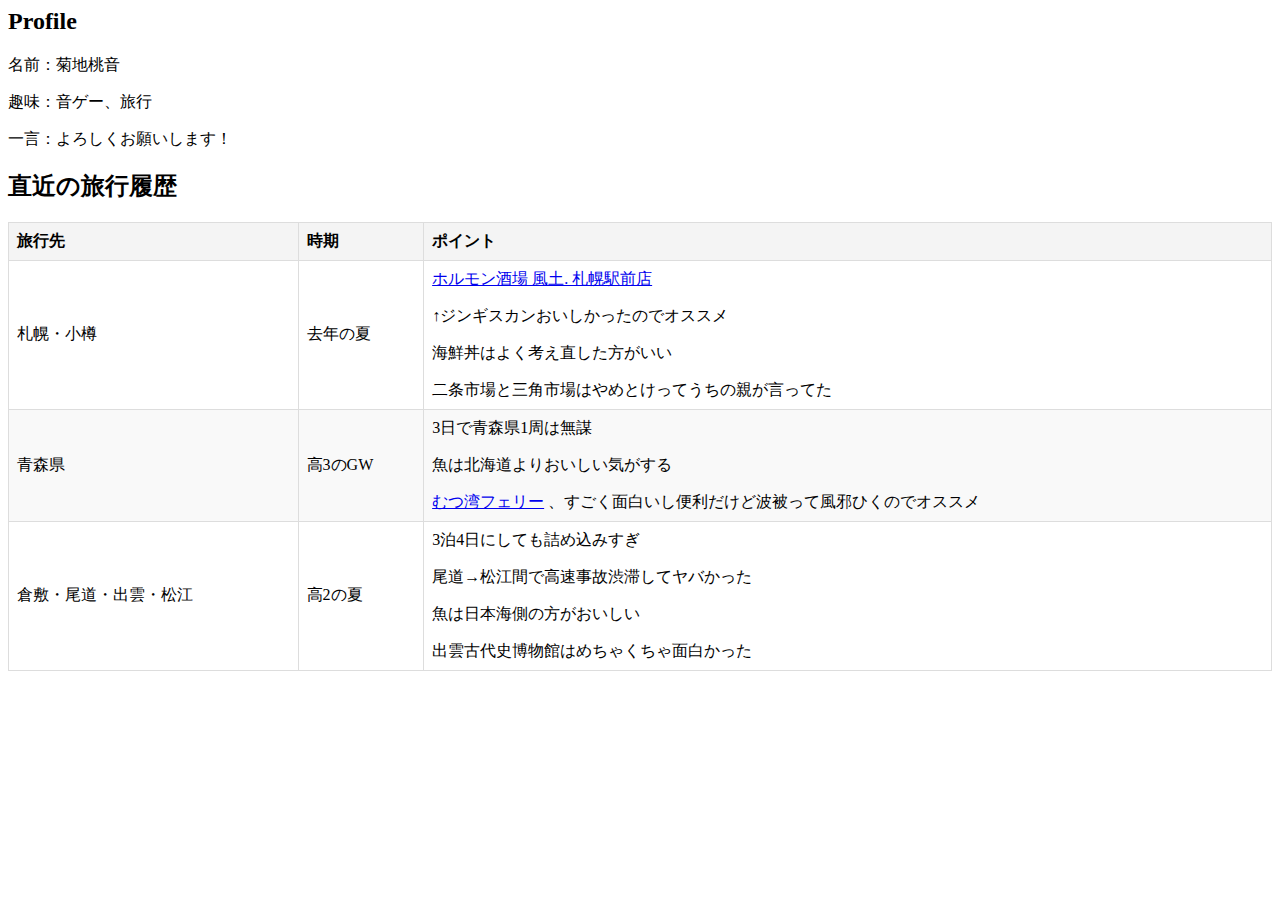
<file: index.html>
<head>
    <meta charset="UTF-8">
    <meta name="viewport" content="width=device-width, initial-scale=1.0">
    <title>チーム自己紹介</title>
    <link rel="stylesheet" href="style.css">
</head>
<body>
  <div class="Kikuchi">
    <div class="bg_pattern Circles"></div>

    <h2>Profile</h2>
    <div class="profile">
      <p>名前：菊地桃音</p>
      <p>趣味：音ゲー、旅行</p>
      <p>一言：よろしくお願いします！</p>
    </div>

    <h2>直近の旅行履歴</h2>
    <table class="travel">
      <thead>
        <tr>
          <th>旅行先</th>
          <th>時期</th>
          <th>ポイント</th>
        </tr>
      </thead>

      <tbody>
        <tr>
          <td class="place">札幌・小樽</td>
          <td>去年の夏</td>
          <td>
            <p><a href=https://www.google.com/maps/place/%E3%83%9B%E3%83%AB%E3%83%A2%E3%83%B3%E9%85%92%E5%A0%B4%E9%A2%A8%E5%9C%9F.%E6%9C%AD%E5%B9%8C%E9%A7%85%E5%89%8D%E5%BA%97/@43.0667978,141.3532223,766m/data=!3m2!1e3!4b1!4m6!3m5!1s0x5f0b2974548d1ec9:0x30ec24dd39bdecf6!8m2!3d43.0667978!4d141.3532223!16s%2Fg%2F1ptvqyxjx?entry=ttu&g_ep=EgoyMDI1MDUyOC4wIKXMDSoASAFQAw%3D%3D> 
            ホルモン酒場 風土. 札幌駅前店</a></p>
            <p>↑ジンギスカンおいしかったのでオススメ</p>
            <p>海鮮丼はよく考え直した方がいい</p>
            <p>二条市場と三角市場はやめとけってうちの親が言ってた</p>
          </td>
        </tr>
        <tr>
          <td class="place">青森県</td>
          <td>高3のGW</td>
          <td>
            <p>3日で青森県1周は無謀</p>
            <p>魚は北海道よりおいしい気がする</p>
            <p>
              <a href="https://www.mutsuwan-ferry.jp/">むつ湾フェリー</a>
              、すごく面白いし便利だけど波被って風邪ひくのでオススメ
            </p>
          </td>
        </tr>
        <tr>
          <td class="place">倉敷・尾道・出雲・松江</td>
          <td>高2の夏</td>
          <td>
            <p>3泊4日にしても詰め込みすぎ</p>
            <p>尾道→松江間で高速事故渋滞してヤバかった</p>
            <p>魚は日本海側の方がおいしい</p>
            <p>出雲古代史博物館はめちゃくちゃ面白かった</p>
          </td>
        </tr>
      </tbody>
    </table>

  </div>
</body>
</file>
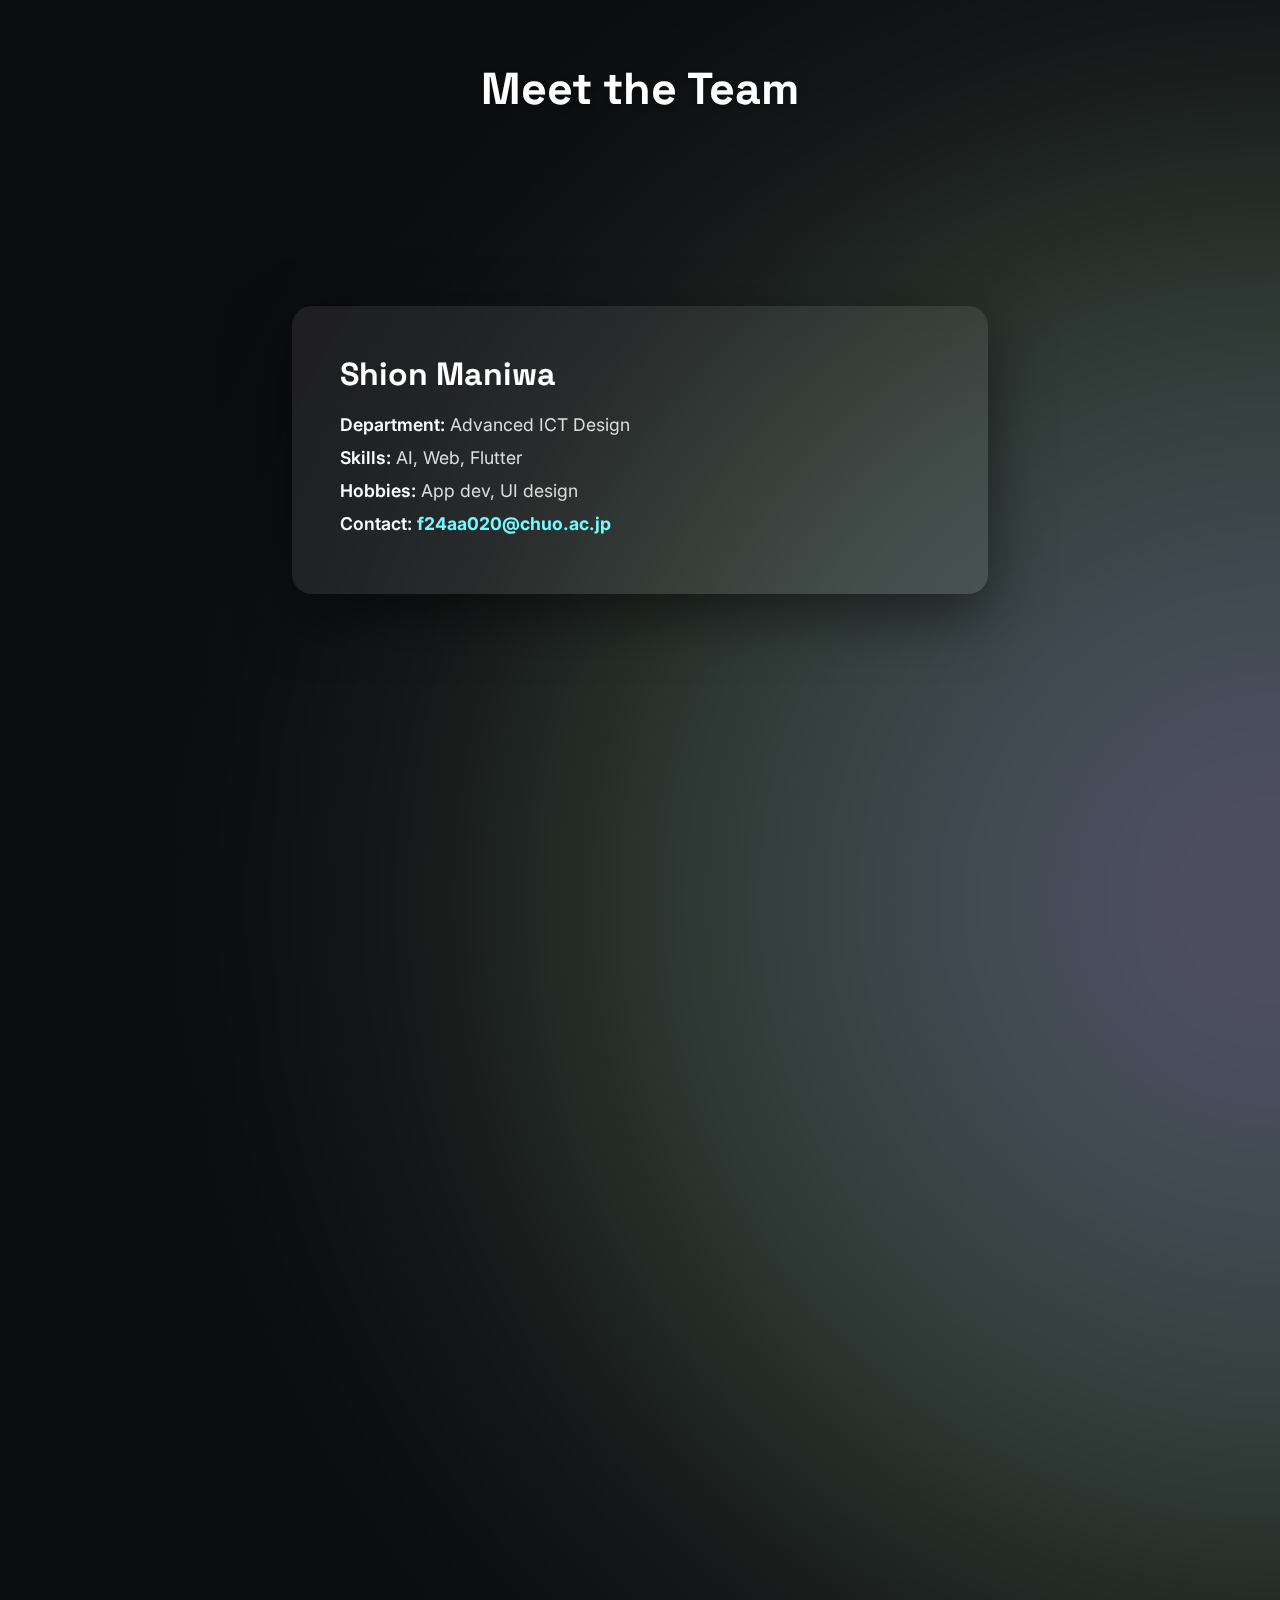
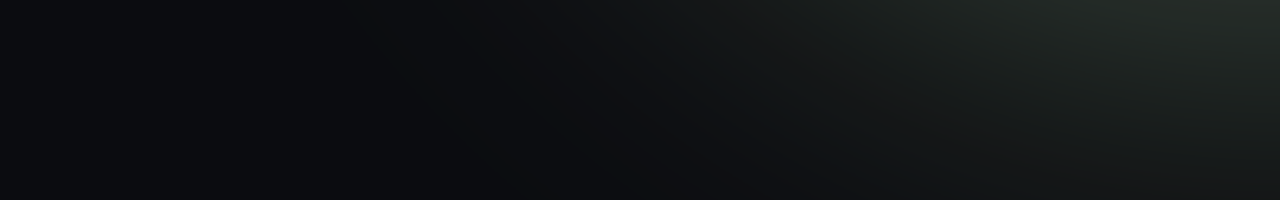
<file: combine/index.html>
<!DOCTYPE html>
<html lang="en">
<head>
  <meta charset="UTF-8" />
  <meta name="viewport" content="width=device-width, initial-scale=1.0" />
  <title>Meet the Team</title>
  <link rel="stylesheet" href="style.css" />
  <link href="https://fonts.googleapis.com/css2?family=Inter:wght@400;600&family=Space+Grotesk:wght@700&display=swap" rel="stylesheet" />
</head>
<body>
  <!-- 🌫️ 神秘的な背景レイヤー -->
  <div id="smoke-layer"></div>
  
  <header class="header">
    <h1>Meet the Team</h1>
  </header>

  <!-- カードセクション群 -->
  <div class="card-section active">
    <div class="card">
      <h2>Shion Maniwa</h2>
      <ul>
        <li><strong>Department:</strong> Advanced ICT Design</li>
        <li><strong>Skills:</strong> AI, Web, Flutter</li>
        <li><strong>Hobbies:</strong> App dev, UI design</li>
        <li><strong>Contact:</strong> <a href="mailto:f24aa020@chuo.ac.jp">f24aa020@chuo.ac.jp</a></li>
      </ul>
    </div>
  </div>

  <div class="card-section">
    <div class="card">
      <h2>Momone Kikuchi</h2>
      <ul>
        <li><strong>Hobbies:</strong> Rhythm games, Travel</li>
        <li><strong>Message:</strong> Nice to meet you!</li>
      </ul>
    </div>
  </div>

  <!-- 💫 スクリプト -->
  <script src="scroll.js"></script>
  <script src="smoke.js"></script>
</body>
</html>
</file>
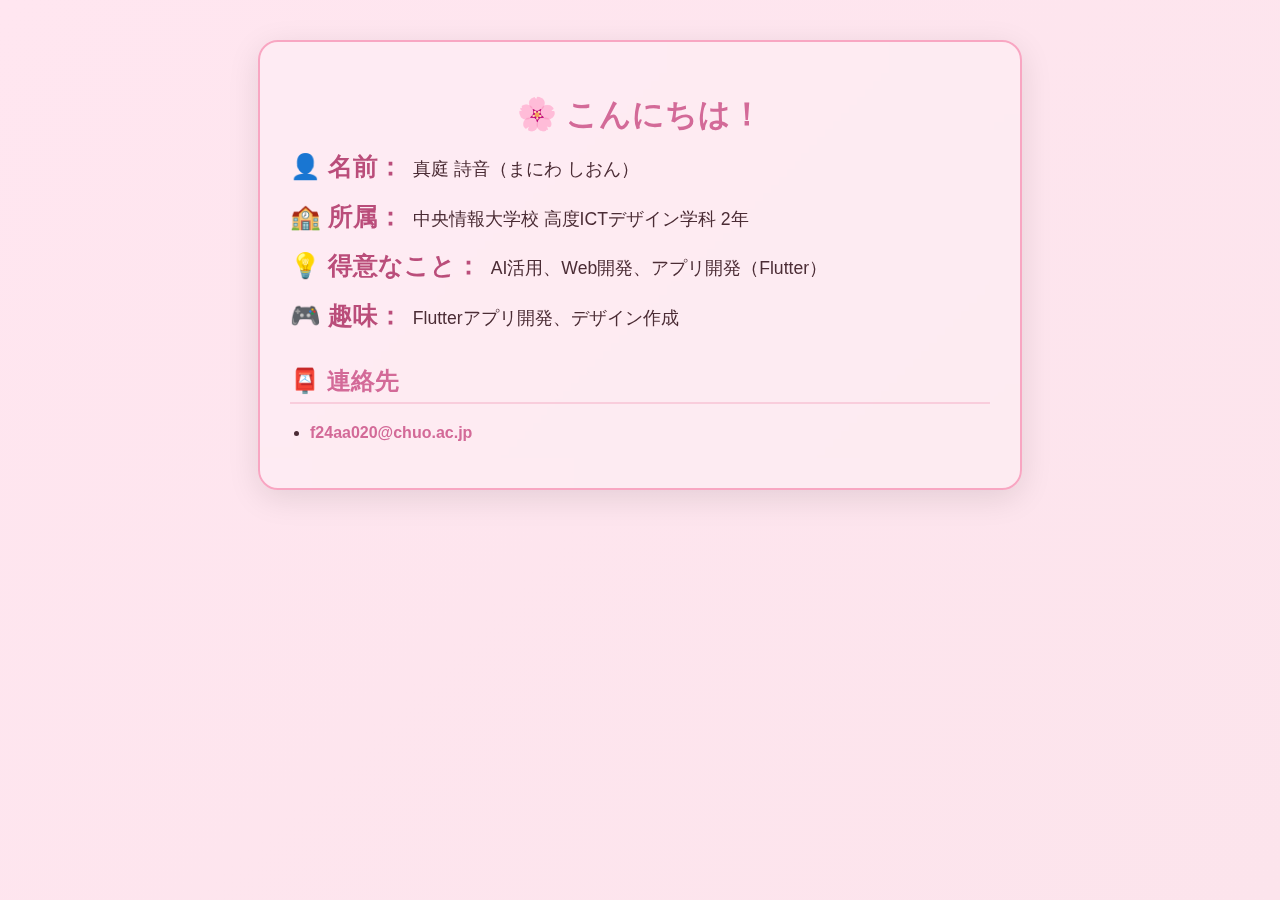
<file: maniwa.html>
<!DOCTYPE html>
<html lang="ja">
<head>
  <meta charset="UTF-8" />
  <meta name="viewport" content="width=device-width, initial-scale=1" />
  <title>自己紹介 - 真庭 詩音</title>
  <style>
    body {
      font-family: 'Helvetica Neue', 'Arial', sans-serif;
      background: linear-gradient(135deg, #ffe6f0, #fce4ec);
      color: #4b2c35;
      margin: 0;
      padding: 40px 20px;
      background-attachment: fixed;
    }

    .container {
      max-width: 700px;
      margin: 0 auto;
      padding: 30px;
      border-radius: 20px;

      /* ガラス風 */
      background: rgba(255, 255, 255, 0.25);
      backdrop-filter: blur(12px);
      -webkit-backdrop-filter: blur(12px);
      box-shadow: 0 8px 32px rgba(0, 0, 0, 0.1);

      /* ピンクの枠 */
      border: 2px solid #f8a6c2;
    }

    h1 {
      text-align: center;
      color: #d36a98;
      font-size: 2em;
      margin-bottom: 10px;
    }

    h2 {
      color: #d36a98;
      border-bottom: 2px solid #f9cddc;
      padding-bottom: 5px;
      margin-top: 30px;
    }

    p {
      font-size: 1.1em;
      line-height: 1.6;
      margin: 10px 0;
    }

    strong {
      color: #ba4d7a;
    }

    ul {
      padding-left: 20px;
    }

    a {
      color: #d36a98;
      text-decoration: none;
      font-weight: bold;
    }

    a:hover {
      text-decoration: underline;
    }

    .emoji {
      font-size: 1.4em;
      margin-right: 5px;
    }
  </style>
</head>
<body>
  <div class="container">
    <h1>🌸 こんにちは！</h1>
    <p><strong class="emoji">👤 名前：</strong> 真庭 詩音（まにわ しおん）</p>
    <p><strong class="emoji">🏫 所属：</strong> 中央情報大学校 高度ICTデザイン学科 2年</p>
    <p><strong class="emoji">💡 得意なこと：</strong> AI活用、Web開発、アプリ開発（Flutter）</p>
    <p><strong class="emoji">🎮 趣味：</strong> Flutterアプリ開発、デザイン作成</p>

    <h2>📮 連絡先</h2>
    <ul>
      <li><a href="mailto:f24aa020@chuo.ac.jp">f24aa020@chuo.ac.jp</a></li>
    </ul>
  </div>
</body>
</html>
</file>
<file: style.css>
table {
    border-collapse: collapse;
    width: 100%;
    margin: 20px 0;
}

th, td {
    border: 1px solid #ddd;
    padding: 8px;
    text-align: left;
}

th {
    background-color: #f4f4f4;
    font-weight: bold;
}

tr:nth-child(even) {
    background-color: #f9f9f9;
}
</file>
<file: combine/style.css>
@import url('https://fonts.googleapis.com/css2?family=Inter:wght@400;600&family=Space+Grotesk:wght@700&display=swap');

body {
  margin: 0;
  font-family: 'Inter', 'Noto Sans JP', sans-serif;
  background: #0b0c10;
  color: #fff;
  overflow: hidden;
  height: 100vh;
  position: relative;
}

.header {
  position: fixed;
  top: 30px;
  width: 100%;
  text-align: center;
  z-index: 10;
  pointer-events: none;
}

.header h1 {
  font-family: 'Space Grotesk', sans-serif;
  font-size: 2.8rem;
  color: #fff;
  text-shadow: 0 2px 6px rgba(0,0,0,0.3);
}


/* 各カードセクションを全画面に */
.card-section {
  position: absolute;
  top: 0;
  left: 0;
  height: 100vh;
  width: 100vw;
  display: flex;
  justify-content: center;
  align-items: center;

  transform: translateY(100%);
  opacity: 0;

  transition: transform 0.8s ease, opacity 0.8s ease;
  will-change: transform, opacity;
  z-index: 1;
}

.card-section.active {
  transform: translateY(0);
  opacity: 1;
  z-index: 2;
}

/* カード本体（中央表示＋半透明） */
.card {
  background: rgba(255, 255, 255, 0.08);
  border-radius: 20px;
  padding: 48px;
  width: 80%;
  max-width: 600px;
  backdrop-filter: blur(14px);
  box-shadow: 0 20px 60px rgba(0, 0, 0, 0.5);
  text-align: left;
  transition: transform 0.3s ease;
}

.card:hover {
  transform: scale(1.02);
}

.card h2 {
  margin-top: 0;
  font-family: 'Space Grotesk', sans-serif;
  font-size: 2rem;
  margin-bottom: 20px;
}

.card ul {
  list-style: none;
  padding: 0;
  margin: 0;
}

.card li {
  margin: 12px 0;
  font-size: 1.1rem;
  color: #ddd;
}

.card strong {
  color: #fff;
  font-weight: 600;
}

a {
  color: #74f9ff;
  text-decoration: none;
  font-weight: bold;
}

a:hover {
  text-decoration: underline;
}

/* 🌫️ 虹色スモーク背景レイヤー */
#smoke-layer {
  position: fixed;
  top: 0;
  left: 0;
  width: 200vw;
  height: 200vh;
  pointer-events: none;
  z-index: 0;

  background: radial-gradient(circle at 50% 50%,
    hsla(290, 100%, 85%, 0.4),
    hsla(200, 100%, 85%, 0.3),
    hsla(100, 100%, 85%, 0.2),
    transparent 60%
  );

  filter: blur(160px);
  transition: background 0.4s ease;
  mix-blend-mode: screen;
}
</file>
